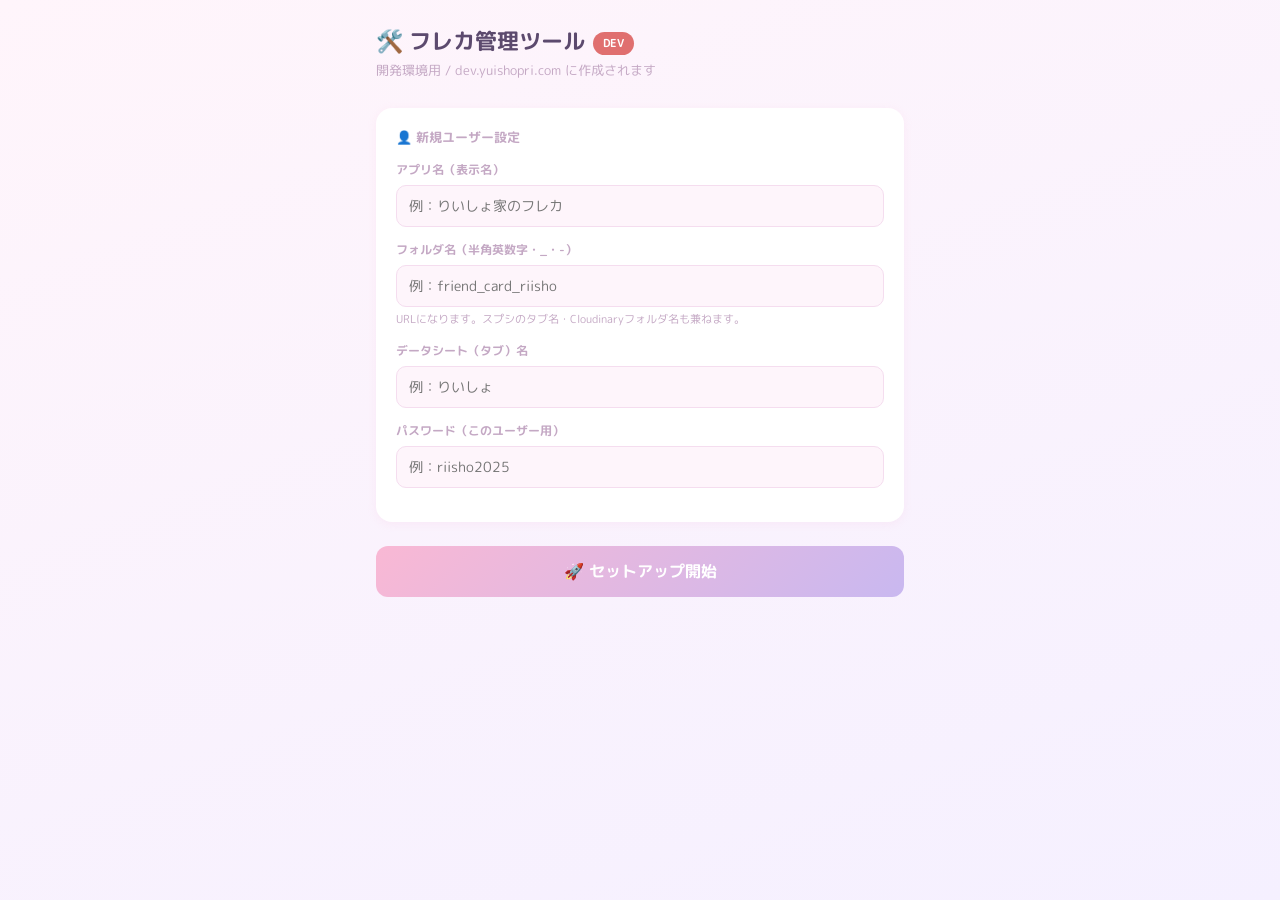
<file: x99teaparty.html>
<!DOCTYPE html>
<html lang="ja">
<head>
<meta charset="UTF-8">
<meta name="viewport" content="width=device-width, initial-scale=1.0">
<title>フレカ管理ツール [DEV]</title>
<link rel="preconnect" href="https://fonts.googleapis.com">
<link href="https://fonts.googleapis.com/css2?family=M+PLUS+Rounded+1c:wght@400;500;700&display=swap" rel="stylesheet">
<style>
:root{--pink:#f9a8c9;--text:#5c4a6e;--text-sub:#c4a8c4;--border:#f5ddef;--bg:#fef5fb;--white:#fff;--radius:16px;--green:#6dbe8d;--red:#e06f6f;}
*{box-sizing:border-box;margin:0;padding:0;}
body{font-family:'M PLUS Rounded 1c',sans-serif;background:linear-gradient(160deg,#fff5fb 0%,#f5f0ff 100%);min-height:100vh;color:var(--text);padding:24px 16px 48px;max-width:560px;margin:0 auto;}
h1{font-size:22px;font-weight:700;margin-bottom:4px;}
.sub{font-size:13px;color:var(--text-sub);margin-bottom:28px;}
.dev-badge{display:inline-block;background:#e06f6f;color:#fff;font-size:11px;font-weight:700;padding:3px 10px;border-radius:100px;margin-left:8px;vertical-align:middle;}
.section{background:var(--white);border-radius:var(--radius);padding:20px;margin-bottom:16px;box-shadow:0 2px 10px rgba(249,168,201,0.12);}
.section-title{font-size:13px;font-weight:700;color:var(--text-sub);margin-bottom:14px;}
.field{margin-bottom:14px;}
.label{font-size:12px;font-weight:700;color:var(--text-sub);margin-bottom:6px;}
.input{width:100%;border:1.5px solid var(--border);border-radius:10px;padding:10px 12px;font-family:inherit;font-size:14px;color:var(--text);background:var(--bg);outline:none;}
.input:focus{border-color:var(--pink);background:var(--white);}
.hint{font-size:11px;color:var(--text-sub);margin-top:4px;}
.run-btn{width:100%;padding:14px;background:linear-gradient(135deg,#f9b8d4,#c9b8f0);border:none;border-radius:12px;font-family:inherit;font-size:16px;font-weight:700;color:#fff;cursor:pointer;margin-top:8px;}
.run-btn:disabled{opacity:0.5;cursor:default;}
.log-wrap{background:#1e1e2e;border-radius:var(--radius);padding:16px;margin-top:20px;display:none;max-height:400px;overflow-y:auto;}
.log-wrap.show{display:block;}
.log-line{font-size:13px;font-family:monospace;line-height:1.8;word-break:break-all;}
.log-line.ok{color:#6dbe8d;}.log-line.err{color:#e06f6f;}.log-line.info{color:#c9b8f0;}.log-line.warn{color:#f9b8d4;}
</style>
</head>
<body>
<h1>🛠️ フレカ管理ツール<span class="dev-badge">DEV</span></h1>
<p class="sub">開発環境用 / dev.yuishopri.com に作成されます</p>

<div class="section">
  <div class="section-title">👤 新規ユーザー設定</div>
  <div class="field">
    <div class="label">アプリ名（表示名）</div>
    <input class="input" id="app-name" placeholder="例：りいしょ家のフレカ">
  </div>
  <div class="field">
    <div class="label">フォルダ名（半角英数字・_・-）</div>
    <input class="input" id="folder-name" placeholder="例：friend_card_riisho">
    <div class="hint">URLになります。スプシのタブ名・Cloudinaryフォルダ名も兼ねます。</div>
  </div>
  <div class="field">
    <div class="label">データシート（タブ）名</div>
    <input class="input" id="sheet-name" placeholder="例：りいしょ">
  </div>
  <div class="field">
    <div class="label">パスワード（このユーザー用）</div>
    <input class="input" id="password" placeholder="例：riisho2025">
  </div>
</div>

<button class="run-btn" id="run-btn">🚀 セットアップ開始</button>
<div class="log-wrap" id="log-wrap"></div>

<script>
// ====== DEV環境設定 ======
var GAS_URL  = "https://script.google.com/macros/s/AKfycbxnm6YMfts869Qr9l3PAzKMgVLewNIYi43oPhxtjyYFzhxTmVPSAUHeC17ApFnF5eio/exec";
var SITE_URL = "https://dev.yuishopri.com";
// =========================

function log(msg, type){
  type = type || "info";
  var wrap = document.getElementById("log-wrap");
  wrap.classList.add("show");
  var line = document.createElement("div");
  line.className = "log-line " + type;
  line.textContent = msg;
  wrap.appendChild(line);
  wrap.scrollTop = wrap.scrollHeight;
}

document.getElementById("run-btn").addEventListener("click", function(){
  var appName    = document.getElementById("app-name").value.trim();
  var folderName = document.getElementById("folder-name").value.trim();
  var sheetName  = document.getElementById("sheet-name").value.trim();
  var password   = document.getElementById("password").value.trim();

  if (!appName || !folderName || !sheetName || !password) {
    alert("すべての項目を入力してください");
    return;
  }
  if (!/^[a-zA-Z0-9_-]+$/.test(folderName)) {
    alert("フォルダ名は半角英数字・_・- のみ使えます");
    return;
  }

  var btn = document.getElementById("run-btn");
  btn.disabled = true;
  document.getElementById("log-wrap").innerHTML = "";
  log("▶ セットアップ開始: " + folderName, "info");

  fetch(GAS_URL, {
    method: "POST",
    headers: { "Content-Type": "text/plain" },
    body: JSON.stringify({
      action:     "setup",
      appName:    appName,
      folderName: folderName,
      sheetName:  sheetName,
      password:   password,
      gasUrl:     GAS_URL,
      siteUrl:    SITE_URL
    })
  })
  .then(function(r){ return r.json(); })
  .then(function(data){
    if (data.log) data.log.forEach(function(e){ log(e.msg, e.type); });
    if (data.status === "ok") {
      log("", "info");
      log("編集用: " + SITE_URL + "/" + folderName + "/", "ok");
      log("閲覧用: " + SITE_URL + "/" + folderName + "/view.html", "ok");
    } else {
      log("❌ セットアップ失敗", "err");
    }
    btn.disabled = false;
  })
  .catch(function(e){
    log("❌ 通信エラー: " + e.message, "err");
    btn.disabled = false;
  });
});
</script>
</body>
</html>
</file>
